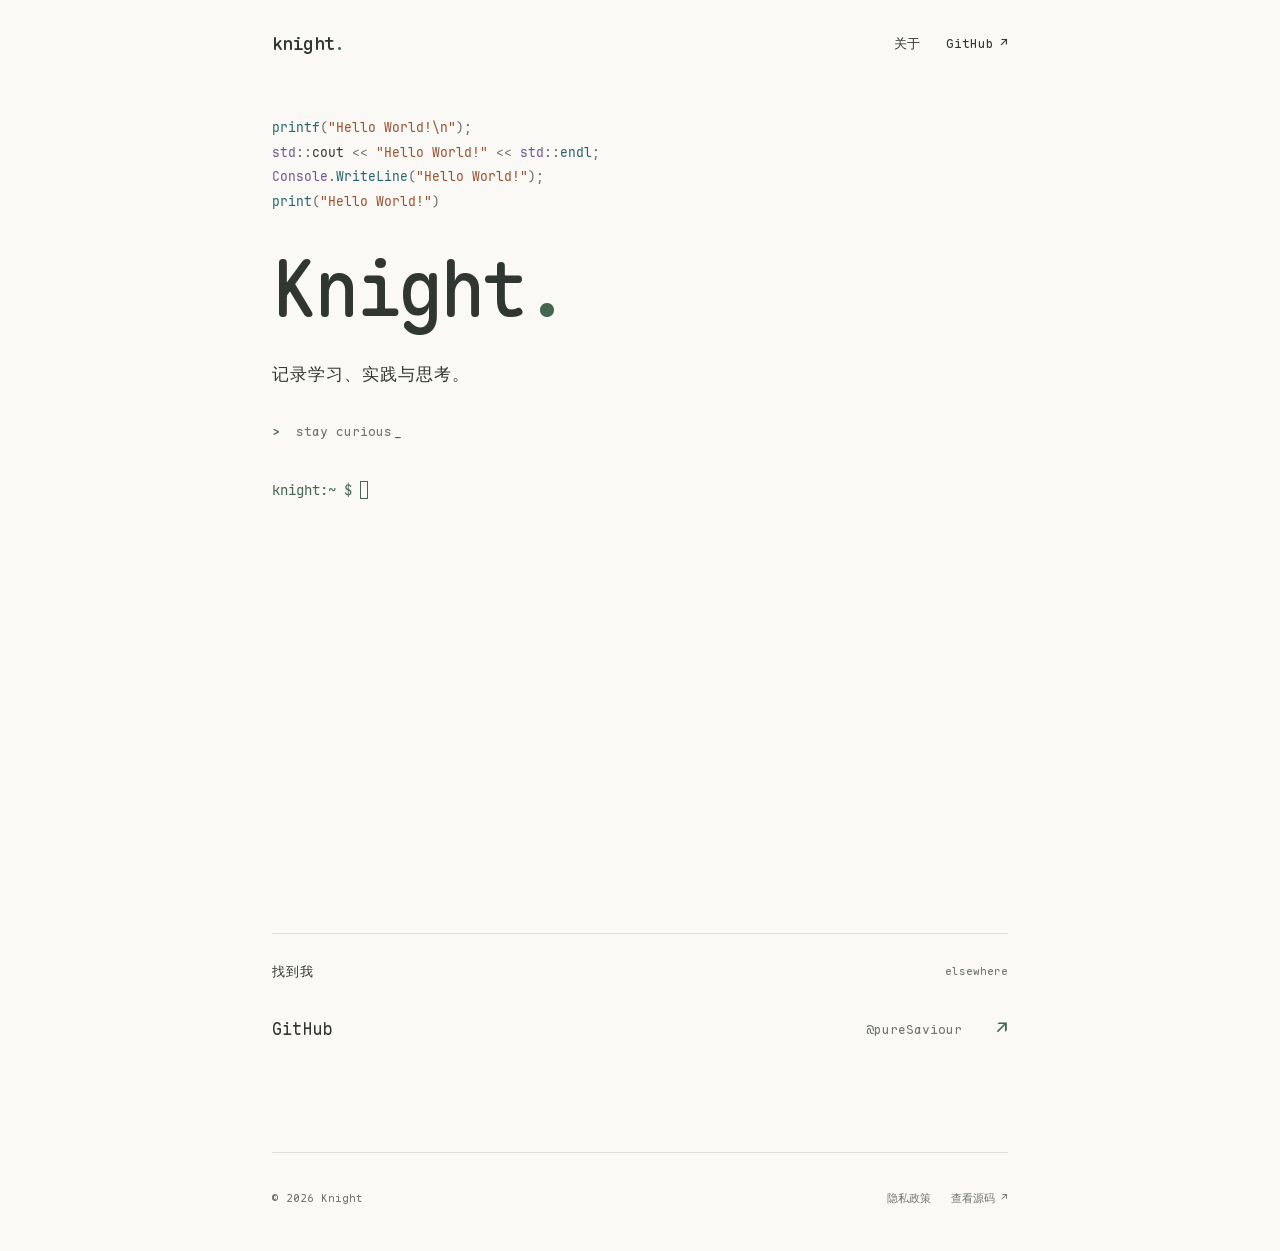
<file: index.html>
<!doctype html>
<html lang="zh-CN">
  <head>
    <meta charset="utf-8">
    <meta name="viewport" content="width=device-width, initial-scale=1">
    <meta name="color-scheme" content="light">
    <meta name="referrer" content="no-referrer">
    <meta name="theme-color" content="#faf9f6">
    <meta name="description" content="Knight 的个人主页。记录学习、实践与思考。">
    <meta property="og:type" content="website">
    <meta property="og:title" content="Knight">
    <meta property="og:description" content="记录学习、实践与思考。">
    <title>Knight</title>
    <link rel="icon" type="image/svg+xml" href="./assets/favicon.svg">
    <link rel="preload" href="./assets/fonts/maple-mono.woff2" as="font" type="font/woff2" crossorigin>
    <link rel="preload" href="./assets/fonts/jetbrains-mono.woff2" as="font" type="font/woff2" crossorigin>
    <link rel="stylesheet" href="./style.css">
    <script src="./bin/commands.js" defer></script>
    <script src="./terminal.js" defer></script>
  </head>
  <body>
    <a class="skip-link" href="#main">跳到正文</a>
    <div class="page">
      <header class="site-header">
        <a class="wordmark" href="./" aria-label="Knight 首页">knight<span aria-hidden="true">.</span></a>
        <nav aria-label="主导航">
          <a href="#about">关于</a>
          <a href="https://github.com/pureSaviour">GitHub <span aria-hidden="true">↗</span></a>
        </nav>
      </header>

      <main id="main">
        <section class="intro" id="about" aria-labelledby="intro-title">
          <div class="hello-code" aria-label="Hello World" lang="en" data-font-scope data-font="jetbrains">
            <div class="hello-row"><code><span class="code-function">printf</span><span class="code-punctuation">(</span><span class="code-string">"Hello World!\n"</span><span class="code-punctuation">);</span></code></div>
            <div class="hello-row"><code><span class="code-namespace">std</span><span class="code-operator">::</span><span class="code-variable">cout</span> <span class="code-operator">&lt;&lt;</span> <span class="code-string">"Hello World!"</span> <span class="code-operator">&lt;&lt;</span> <span class="code-namespace">std</span><span class="code-operator">::</span><span class="code-function">endl</span><span class="code-punctuation">;</span></code></div>
            <div class="hello-row"><code><span class="code-type">Console</span><span class="code-operator">.</span><span class="code-function">WriteLine</span><span class="code-punctuation">(</span><span class="code-string">"Hello World!"</span><span class="code-punctuation">);</span></code></div>
            <div class="hello-row"><code><span class="code-function">print</span><span class="code-punctuation">(</span><span class="code-string">"Hello World!"</span><span class="code-punctuation">)</span></code></div>
          </div>
          <h1 id="intro-title">Knight<span class="accent" aria-hidden="true">.</span></h1>
          <!-- 在这里修改个人简介。项目、笔记有真实内容后，再添加对应栏目。 -->
          <p class="description">记录学习、实践与思考。</p>
          <p class="signature" aria-hidden="true"><span class="accent">&gt;</span> stay curious<span class="cursor">_</span></p>
        </section>

        <section class="terminal-section" id="terminal" aria-label="Terminal" data-terminal data-font-scope data-font="jetbrains" lang="en">
          <div class="terminal-buffer" data-terminal-buffer>
            <div class="terminal-log" role="log" aria-label="Terminal output" aria-live="polite" aria-relevant="additions" tabindex="0" data-terminal-log></div>
            <form class="terminal-form" aria-label="Terminal command">
              <span class="terminal-prompt" aria-hidden="true" data-terminal-prompt>knight:~ $</span>
              <label class="sr-only" for="terminal-input">Command</label>
              <div class="terminal-editor">
                <pre class="terminal-mirror" aria-hidden="true" data-terminal-mirror></pre>
                <textarea id="terminal-input" rows="1" wrap="soft" autocomplete="off" autocapitalize="off" spellcheck="false" enterkeyhint="send" maxlength="2048" disabled></textarea>
              </div>
            </form>
          </div>
          <noscript><p>JavaScript is required for the shell.</p></noscript>
        </section>

        <section class="elsewhere" aria-labelledby="elsewhere-title">
          <div class="section-heading">
            <h2 id="elsewhere-title">找到我</h2>
            <span class="section-note" aria-hidden="true">elsewhere</span>
          </div>
          <a class="profile-link" href="https://github.com/pureSaviour">
            <span class="profile-label">GitHub</span>
            <span class="profile-handle">@pureSaviour</span>
            <span class="profile-arrow" aria-hidden="true">↗</span>
          </a>
        </section>
      </main>

      <footer class="site-footer">
        <span>© 2026 Knight</span>
        <div class="footer-links">
          <a href="./privacy.html">隐私政策</a>
          <a href="https://github.com/pureSaviour/pureSaviour.github.io">查看源码 <span aria-hidden="true">↗</span></a>
        </div>
      </footer>
    </div>
  </body>
</html>
</file>
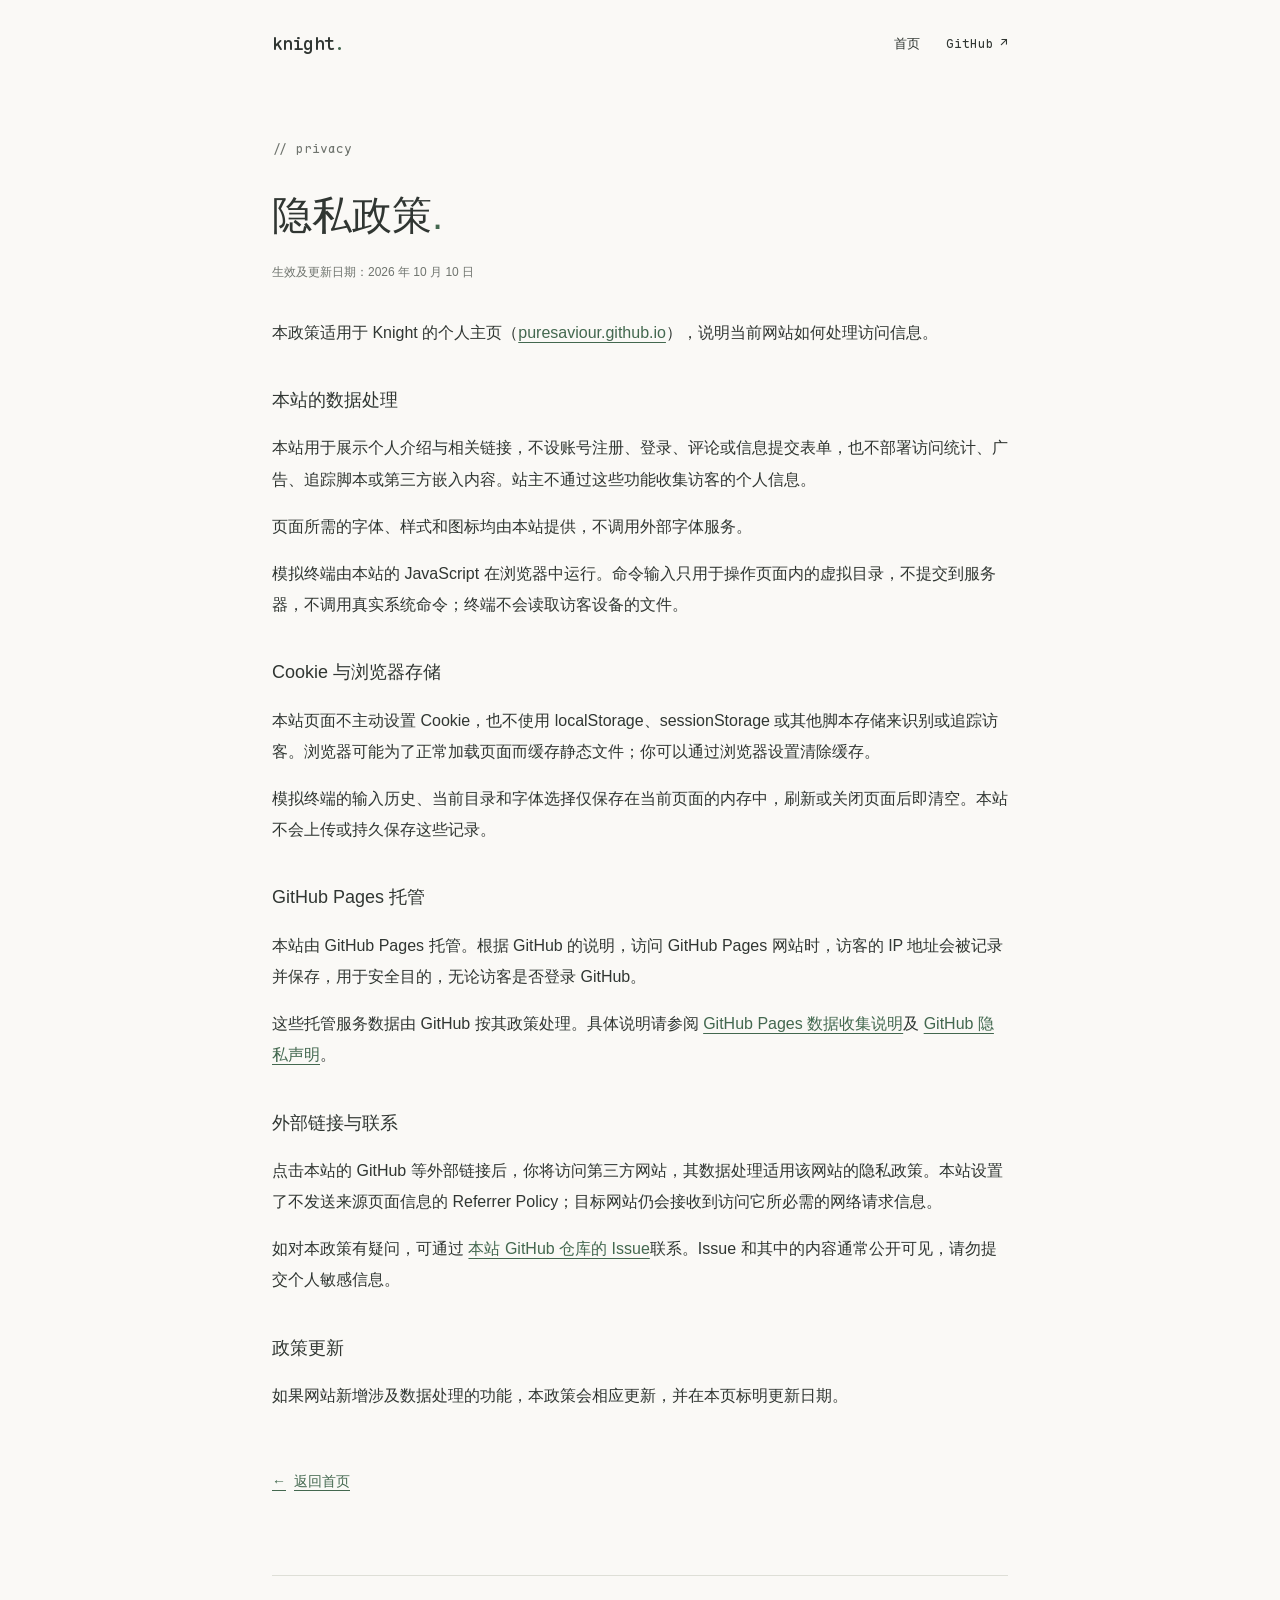
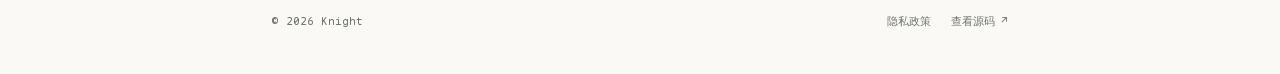
<file: privacy.html>
<!doctype html>
<html lang="zh-CN">
  <head>
    <meta charset="utf-8">
    <meta name="viewport" content="width=device-width, initial-scale=1">
    <meta name="color-scheme" content="light">
    <meta name="referrer" content="no-referrer">
    <meta name="theme-color" content="#faf9f6">
    <meta name="description" content="Knight 个人主页的隐私政策：本站的数据处理、GitHub Pages 托管和外部链接说明。">
    <title>隐私政策 · Knight</title>
    <link rel="icon" type="image/svg+xml" href="./assets/favicon.svg">
    <link rel="preload" href="./assets/fonts/maple-mono.woff2" as="font" type="font/woff2" crossorigin>
    <link rel="stylesheet" href="./style.css">
  </head>
  <body>
    <a class="skip-link" href="#main">跳到正文</a>
    <div class="page">
      <header class="site-header">
        <a class="wordmark" href="./" aria-label="Knight 首页">knight<span aria-hidden="true">.</span></a>
        <nav aria-label="主导航">
          <a href="./">首页</a>
          <a href="https://github.com/pureSaviour">GitHub <span aria-hidden="true">↗</span></a>
        </nav>
      </header>

      <main class="policy" id="main">
        <p class="eyebrow" aria-hidden="true"><span class="comment">//</span> privacy</p>
        <h1>隐私政策<span class="accent" aria-hidden="true">.</span></h1>
        <p class="policy-date">生效及更新日期：<time datetime="2026-10-10">2026 年 10 月 10 日</time></p>
        <p>本政策适用于 Knight 的个人主页（<a href="https://puresaviour.github.io/">puresaviour.github.io</a>），说明当前网站如何处理访问信息。</p>

        <section aria-labelledby="site-data">
          <h2 id="site-data">本站的数据处理</h2>
          <p>本站用于展示个人介绍与相关链接，不设账号注册、登录、评论或信息提交表单，也不部署访问统计、广告、追踪脚本或第三方嵌入内容。站主不通过这些功能收集访客的个人信息。</p>
          <p>页面所需的字体、样式和图标均由本站提供，不调用外部字体服务。</p>
          <p>模拟终端由本站的 JavaScript 在浏览器中运行。命令输入只用于操作页面内的虚拟目录，不提交到服务器，不调用真实系统命令；终端不会读取访客设备的文件。</p>
        </section>

        <section aria-labelledby="storage">
          <h2 id="storage">Cookie 与浏览器存储</h2>
          <p>本站页面不主动设置 Cookie，也不使用 localStorage、sessionStorage 或其他脚本存储来识别或追踪访客。浏览器可能为了正常加载页面而缓存静态文件；你可以通过浏览器设置清除缓存。</p>
          <p>模拟终端的输入历史、当前目录和字体选择仅保存在当前页面的内存中，刷新或关闭页面后即清空。本站不会上传或持久保存这些记录。</p>
        </section>

        <section aria-labelledby="hosting">
          <h2 id="hosting">GitHub Pages 托管</h2>
          <p>本站由 GitHub Pages 托管。根据 GitHub 的说明，访问 GitHub Pages 网站时，访客的 IP 地址会被记录并保存，用于安全目的，无论访客是否登录 GitHub。</p>
          <p>这些托管服务数据由 GitHub 按其政策处理。具体说明请参阅 <a href="https://docs.github.com/en/pages/getting-started-with-github-pages/what-is-github-pages#data-collection">GitHub Pages 数据收集说明</a>及 <a href="https://docs.github.com/en/site-policy/privacy-policies/github-general-privacy-statement">GitHub 隐私声明</a>。</p>
        </section>

        <section aria-labelledby="external-links">
          <h2 id="external-links">外部链接与联系</h2>
          <p>点击本站的 GitHub 等外部链接后，你将访问第三方网站，其数据处理适用该网站的隐私政策。本站设置了不发送来源页面信息的 Referrer Policy；目标网站仍会接收到访问它所必需的网络请求信息。</p>
          <p>如对本政策有疑问，可通过 <a href="https://github.com/pureSaviour/pureSaviour.github.io/issues">本站 GitHub 仓库的 Issue</a>联系。Issue 和其中的内容通常公开可见，请勿提交个人敏感信息。</p>
        </section>

        <section aria-labelledby="updates">
          <h2 id="updates">政策更新</h2>
          <p>如果网站新增涉及数据处理的功能，本政策会相应更新，并在本页标明更新日期。</p>
        </section>

        <a class="back-home" href="./"><span aria-hidden="true">←</span> 返回首页</a>
      </main>

      <footer class="site-footer">
        <span>© 2026 Knight</span>
        <div class="footer-links">
          <a href="./privacy.html" aria-current="page">隐私政策</a>
          <a href="https://github.com/pureSaviour/pureSaviour.github.io">查看源码 <span aria-hidden="true">↗</span></a>
        </div>
      </footer>
    </div>
  </body>
</html>
</file>
<file: style.css>
@font-face {
  font-family: "Maple Mono";
  src: url("./assets/fonts/maple-mono.woff2") format("woff2");
  font-style: normal;
  font-weight: 100 900;
  font-display: swap;
}

@font-face {
  font-family: "JetBrains Mono";
  src: url("./assets/fonts/jetbrains-mono.woff2") format("woff2");
  font-style: normal;
  font-weight: 400;
  font-display: swap;
}

@font-face {
  font-family: "JetBrains Mono";
  src: url("./assets/fonts/jetbrains-mono-bold.woff2") format("woff2");
  font-style: normal;
  font-weight: 700;
  font-display: swap;
}

@font-face {
  font-family: "JetBrains Mono";
  src: url("./assets/fonts/jetbrains-mono-italic.woff2") format("woff2");
  font-style: italic;
  font-weight: 400;
  font-display: swap;
}

@font-face {
  font-family: "JetBrains Mono";
  src: url("./assets/fonts/jetbrains-mono-bolditalic.woff2") format("woff2");
  font-style: italic;
  font-weight: 700;
  font-display: swap;
}

@font-face {
  font-family: "Maple Mono";
  src: url("./assets/fonts/maple-mono-italic.woff2") format("woff2");
  font-style: italic;
  font-weight: 100 900;
  font-display: swap;
}

:root {
  color-scheme: light;
  --paper: #faf9f6;
  --ink: #303632;
  --muted: #6f746e;
  --line: #dedfd7;
  --accent: #43684f;
  --mono: "Maple Mono", "SFMono-Regular", Consolas, "Liberation Mono";
  --chinese: "PingFang SC", "Microsoft YaHei", "Noto Sans CJK SC", sans-serif;
  background: var(--paper);
  color: var(--ink);
  font-family: var(--mono), var(--chinese);
  font-synthesis: none;
  text-rendering: optimizeLegibility;
  -webkit-font-smoothing: antialiased;
}

* { box-sizing: border-box; }

html { scroll-padding-top: 32px; }

body {
  margin: 0;
  min-width: 280px;
  font-size: 16px;
  line-height: 1.8;
}

::selection { background: #dce5d8; color: var(--ink); }

a { color: inherit; text-decoration: none; }

a:hover { color: var(--accent); }

a:focus-visible {
  outline: 2px solid var(--accent);
  outline-offset: 6px;
  border-radius: 2px;
}

.page {
  width: min(100% - 64px, 736px);
  min-height: 100svh;
  margin-inline: auto;
  display: flex;
  flex-direction: column;
}

.skip-link {
  position: absolute;
  top: -100px;
  left: 20px;
  z-index: 1;
  padding: 6px 14px;
  background: var(--paper);
}

.skip-link:focus { top: 12px; }

.site-header {
  display: flex;
  justify-content: space-between;
  align-items: center;
  gap: 20px;
  padding-block: 22px;
}

.wordmark { font-size: 18px; font-weight: 550; letter-spacing: -0.6px; }
.wordmark span, .accent { color: var(--accent); }

nav { display: flex; align-items: center; gap: 26px; font-size: 13px; }
nav a { display: inline-flex; align-items: center; gap: 6px; min-height: 44px; }
nav a:first-child { font-family: var(--chinese); }

main { padding-block: 28px 88px; }

.eyebrow {
  margin: 0 0 24px;
  font-size: 13px;
  color: var(--muted);
}

.hello-code { margin-bottom: 28px; font-size: 13px; line-height: 1.9; }
.hello-row { display: block; }
.hello-row code { min-width: 0; font: inherit; white-space: pre-wrap; overflow-wrap: anywhere; }
.code-function { color: #25636e; }
.code-namespace, .code-type { color: #725394; }
.code-variable { color: var(--ink); }
.code-string { color: #9b4e2c; white-space: pre; }
.code-operator, .code-punctuation { color: #6d6a64; }

h1 {
  margin: 0;
  font-size: clamp(54px, 9vw, 76px);
  font-weight: 500;
  line-height: 1.2;
  letter-spacing: -4px;
}

.description {
  margin: 24px 0 0;
  font-family: var(--chinese);
  font-size: 17px;
  line-height: 2;
  letter-spacing: 0.06em;
}

.signature { margin: 28px 0 0; font-size: 13px; color: var(--muted); }
.signature > .accent { margin-right: 8px; }
.cursor { margin-left: 2px; color: var(--accent); }

.elsewhere { margin-top: 76px; border-top: 1px solid var(--line); padding-top: 26px; }

.section-heading { display: flex; justify-content: space-between; align-items: center; gap: 16px; }
h2 { margin: 0; font-family: var(--chinese); font-size: 13px; font-weight: 500; letter-spacing: 0.08em; }
.section-note { color: var(--muted); font-size: 11px; }

.profile-link {
  display: grid;
  grid-template-columns: 1fr auto 22px;
  align-items: center;
  gap: 24px;
  margin-top: 12px;
  padding-block: 16px;
}

.profile-label { font-size: 17px; }
.profile-handle { color: var(--muted); font-size: 13px; }
.profile-arrow { color: var(--accent); text-align: right; font-size: 20px; }
.profile-link:hover .profile-label { text-decoration: underline; text-underline-offset: 5px; }

.site-footer {
  display: flex;
  justify-content: space-between;
  align-items: center;
  gap: 24px;
  margin-top: auto;
  padding-block: 24px 30px;
  border-top: 1px solid var(--line);
  color: var(--muted);
  font-size: 11px;
}

.site-footer a { display: inline-flex; align-items: center; gap: 6px; min-height: 44px; }

.footer-links { display: flex; align-items: center; flex-wrap: wrap; gap: 20px; }

.sr-only { position: absolute; width: 1px; height: 1px; padding: 0; margin: -1px; overflow: hidden; clip-path: inset(50%); white-space: nowrap; border: 0; }
[data-font-scope] { --terminal-font: "JetBrains Mono", "SFMono-Regular", Consolas, "Liberation Mono", monospace; font-family: var(--terminal-font), var(--chinese); font-variant-ligatures: none; }
[data-font-scope][data-font="maple"] { --terminal-font: "Maple Mono", "SFMono-Regular", Consolas, "Liberation Mono", monospace; }
[data-font-scope][data-font="system"] { --terminal-font: ui-monospace, "SFMono-Regular", Consolas, "Liberation Mono", monospace; }
[data-font-scope][data-style="italic"] { font-style: italic; }
[data-font-scope][data-weight="bold"] { font-weight: 700; }
.terminal-section { margin-top: 36px; font-size: 14px; line-height: 1.65; }
.terminal-buffer { height: clamp(260px, 42svh, 420px); overflow: auto; overscroll-behavior: contain; scrollbar-width: thin; scrollbar-color: var(--line) transparent; }
.terminal-line { margin: 0; font: inherit; white-space: pre-wrap; overflow-wrap: anywhere; }
.terminal-command { color: var(--accent); }
.terminal-muted { color: var(--muted); }
.terminal-error { color: #9a3e34; }
.terminal-form { display: flex; align-items: baseline; gap: 1ch; margin: 0; padding: 0; }
.terminal-prompt { flex-shrink: 0; color: var(--accent); white-space: nowrap; }
.terminal-editor { position: relative; flex: 1; min-width: 0; }
.terminal-mirror, .terminal-editor textarea { margin: 0; padding: 0; border: 0; border-radius: 0; font: inherit; letter-spacing: 0; line-height: inherit; white-space: pre-wrap; overflow-wrap: anywhere; tab-size: 4; }
.terminal-mirror { min-height: 1.65em; pointer-events: none; }
.terminal-editor textarea { position: absolute; inset: 0; width: 100%; height: 100%; resize: none; overflow: hidden; background: transparent; color: transparent; -webkit-text-fill-color: transparent; caret-color: transparent; outline: none; box-shadow: none; }
.terminal-editor textarea::selection { background: transparent; color: transparent; }
.terminal-caret { display: inline; background: var(--accent); color: var(--paper); }
.terminal-editor:not(:focus-within) .terminal-caret { background: transparent; color: inherit; box-shadow: inset 0 0 0 1px var(--accent); }
.terminal-selection { background: #dce5d8; }
.terminal-log:focus-visible { outline: 1px dotted var(--accent); outline-offset: 2px; }

.policy { padding-block: 48px 72px; font-family: var(--chinese); }
.policy .eyebrow { font-family: var(--mono), monospace; }
.policy h1 { font-size: clamp(30px, 6vw, 40px); letter-spacing: 0; line-height: 1.5; font-weight: 500; }
.policy-date { margin: 16px 0 32px; color: var(--muted); font-size: 12px; }
.policy p { line-height: 1.95; overflow-wrap: anywhere; }
.policy section { margin-top: 36px; }
.policy h2 { font-size: 18px; letter-spacing: 0; }
.policy a { color: var(--accent); text-decoration: underline; text-underline-offset: 4px; }
.policy a:hover { text-decoration-thickness: 2px; }
.back-home { display: inline-flex; align-items: center; gap: 8px; min-height: 44px; margin-top: 32px; font-size: 14px; }

@media (max-width: 540px) {
  .page { width: calc(100% - 44px); }
  .site-header { padding-block: 20px; }
  nav { gap: 18px; font-size: 12px; }
  main { padding-block: 24px 64px; }
  h1 { letter-spacing: -3px; }
  .description { font-size: 16px; letter-spacing: 0.02em; }
  .elsewhere { margin-top: 60px; }
  .profile-link { gap: 12px; }
  .profile-handle { font-size: 12px; }
  .site-footer { padding-block: 16px; gap: 12px; }
  .footer-links { gap: 14px; }
  .terminal-section { margin-top: 32px; font-size: 16px; }
  .policy { padding-block: 32px 48px; font-size: 15px; }
}
</file>
